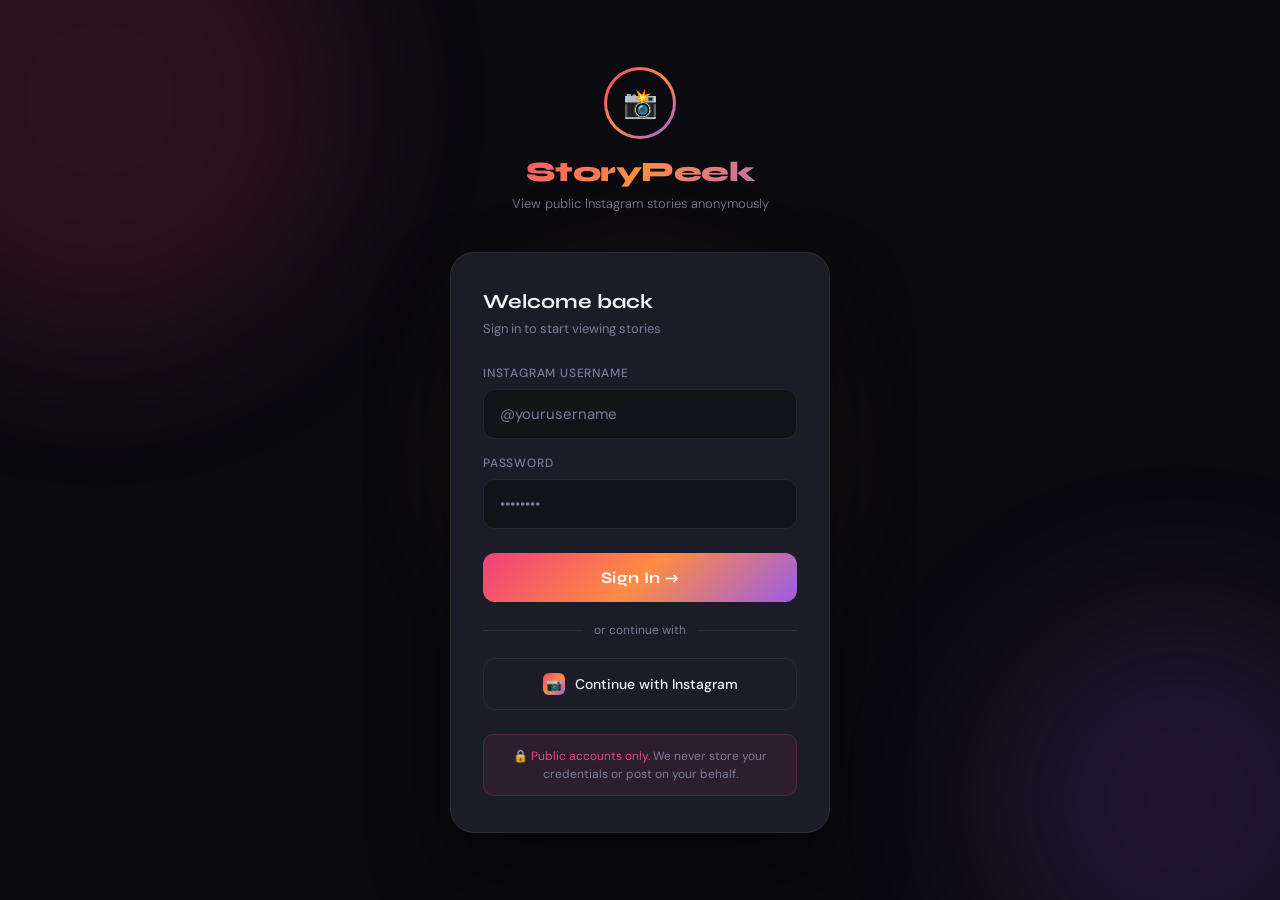
<file: index.html>
<!DOCTYPE html>
<html lang="en">
<head>
  <meta charset="UTF-8" />
  <meta name="viewport" content="width=device-width, initial-scale=1.0"/>
  <title>StoryPeek — Instagram Story Viewer</title>
  <link href="https://fonts.googleapis.com/css2?family=Syne:wght@400;600;700;800&family=DM+Sans:wght@300;400;500&display=swap" rel="stylesheet"/>
  <style>
    *, *::before, *::after { box-sizing: border-box; margin: 0; padding: 0; }

    :root {
      --bg: #0a0a0f;
      --surface: #13131a;
      --card: #1c1c28;
      --border: rgba(255,255,255,0.07);
      --pink: #f0407a;
      --orange: #ff8c42;
      --purple: #9b5de5;
      --text: #f0f0f5;
      --muted: #7a7a9a;
      --grad: linear-gradient(135deg, #f0407a, #ff8c42, #9b5de5);
    }

    body {
      background: var(--bg);
      color: var(--text);
      font-family: 'DM Sans', sans-serif;
      min-height: 100vh;
      display: flex;
      align-items: center;
      justify-content: center;
      overflow: hidden;
      position: relative;
    }

    /* Animated background blobs */
    .bg-blob {
      position: fixed;
      border-radius: 50%;
      filter: blur(80px);
      opacity: 0.15;
      animation: blobFloat 8s ease-in-out infinite;
      pointer-events: none;
    }
    .blob1 { width: 500px; height: 500px; background: var(--pink); top: -150px; left: -150px; animation-delay: 0s; }
    .blob2 { width: 400px; height: 400px; background: var(--purple); bottom: -100px; right: -100px; animation-delay: 3s; }
    .blob3 { width: 300px; height: 300px; background: var(--orange); top: 50%; left: 50%; transform: translate(-50%,-50%); animation-delay: 1.5s; }

    @keyframes blobFloat {
      0%, 100% { transform: scale(1) translate(0,0); }
      50% { transform: scale(1.1) translate(20px, -20px); }
    }

    .login-container {
      position: relative;
      z-index: 10;
      width: 100%;
      max-width: 420px;
      padding: 20px;
      animation: fadeUp 0.8s cubic-bezier(0.16, 1, 0.3, 1) both;
    }

    @keyframes fadeUp {
      from { opacity: 0; transform: translateY(30px); }
      to { opacity: 1; transform: translateY(0); }
    }

    .logo-area {
      text-align: center;
      margin-bottom: 40px;
    }

    .logo-ring {
      width: 72px;
      height: 72px;
      border-radius: 50%;
      background: var(--grad);
      display: flex;
      align-items: center;
      justify-content: center;
      margin: 0 auto 16px;
      padding: 3px;
      animation: spin 4s linear infinite;
    }

    @keyframes spin {
      0% { filter: hue-rotate(0deg); }
      100% { filter: hue-rotate(360deg); }
    }

    .logo-inner {
      width: 100%;
      height: 100%;
      border-radius: 50%;
      background: var(--bg);
      display: flex;
      align-items: center;
      justify-content: center;
      font-size: 28px;
    }

    .logo-area h1 {
      font-family: 'Syne', sans-serif;
      font-size: 28px;
      font-weight: 800;
      background: var(--grad);
      -webkit-background-clip: text;
      -webkit-text-fill-color: transparent;
      background-clip: text;
      letter-spacing: -0.5px;
    }

    .logo-area p {
      font-size: 13px;
      color: var(--muted);
      margin-top: 6px;
      font-weight: 300;
    }

    .card {
      background: var(--card);
      border: 1px solid var(--border);
      border-radius: 24px;
      padding: 36px 32px;
      backdrop-filter: blur(20px);
      box-shadow: 0 40px 80px rgba(0,0,0,0.4);
    }

    .card h2 {
      font-family: 'Syne', sans-serif;
      font-size: 20px;
      font-weight: 700;
      margin-bottom: 6px;
    }

    .card .subtitle {
      font-size: 13px;
      color: var(--muted);
      margin-bottom: 28px;
    }

    .form-group {
      margin-bottom: 16px;
    }

    .form-group label {
      display: block;
      font-size: 12px;
      font-weight: 500;
      color: var(--muted);
      text-transform: uppercase;
      letter-spacing: 0.8px;
      margin-bottom: 8px;
    }

    .form-group input {
      width: 100%;
      padding: 14px 16px;
      background: var(--surface);
      border: 1px solid var(--border);
      border-radius: 12px;
      color: var(--text);
      font-family: 'DM Sans', sans-serif;
      font-size: 15px;
      outline: none;
      transition: border-color 0.2s, box-shadow 0.2s;
    }

    .form-group input:focus {
      border-color: var(--pink);
      box-shadow: 0 0 0 3px rgba(240,64,122,0.15);
    }

    .form-group input::placeholder { color: var(--muted); }

    .btn-login {
      width: 100%;
      padding: 15px;
      background: var(--grad);
      border: none;
      border-radius: 12px;
      color: white;
      font-family: 'Syne', sans-serif;
      font-size: 16px;
      font-weight: 700;
      cursor: pointer;
      margin-top: 8px;
      transition: opacity 0.2s, transform 0.1s;
      letter-spacing: 0.3px;
    }

    .btn-login:hover { opacity: 0.9; transform: translateY(-1px); }
    .btn-login:active { transform: translateY(0); }

    .divider {
      display: flex;
      align-items: center;
      gap: 12px;
      margin: 20px 0;
      color: var(--muted);
      font-size: 12px;
    }
    .divider::before, .divider::after {
      content: '';
      flex: 1;
      height: 1px;
      background: var(--border);
    }

    .btn-oauth {
      width: 100%;
      padding: 14px;
      background: transparent;
      border: 1px solid var(--border);
      border-radius: 12px;
      color: var(--text);
      font-family: 'DM Sans', sans-serif;
      font-size: 14px;
      font-weight: 500;
      cursor: pointer;
      display: flex;
      align-items: center;
      justify-content: center;
      gap: 10px;
      transition: background 0.2s, border-color 0.2s;
    }

    .btn-oauth:hover {
      background: var(--surface);
      border-color: rgba(255,255,255,0.15);
    }

    .insta-icon {
      width: 22px;
      height: 22px;
      background: var(--grad);
      border-radius: 6px;
      display: flex;
      align-items: center;
      justify-content: center;
      font-size: 13px;
    }

    .notice {
      margin-top: 24px;
      padding: 12px 16px;
      background: rgba(240,64,122,0.08);
      border: 1px solid rgba(240,64,122,0.2);
      border-radius: 10px;
      font-size: 12px;
      color: var(--muted);
      line-height: 1.5;
      text-align: center;
    }

    .notice span { color: var(--pink); }

    .error-msg {
      background: rgba(240,64,122,0.1);
      border: 1px solid rgba(240,64,122,0.3);
      border-radius: 10px;
      padding: 10px 14px;
      font-size: 13px;
      color: #ff6b9d;
      margin-bottom: 16px;
      display: none;
    }
  </style>
</head>
<body>
  <div class="bg-blob blob1"></div>
  <div class="bg-blob blob2"></div>
  <div class="bg-blob blob3"></div>

  <div class="login-container">
    <div class="logo-area">
      <div class="logo-ring">
        <div class="logo-inner">📸</div>
      </div>
      <h1>StoryPeek</h1>
      <p>View public Instagram stories anonymously</p>
    </div>

    <div class="card">
      <h2>Welcome back</h2>
      <p class="subtitle">Sign in to start viewing stories</p>

      <div class="error-msg" id="errorMsg">❌ Please enter a valid username and password.</div>

      <div class="form-group">
        <label>Instagram Username</label>
        <input type="text" id="username" placeholder="@yourusername" autocomplete="username"/>
      </div>

      <div class="form-group">
        <label>Password</label>
        <input type="password" id="password" placeholder="••••••••" autocomplete="current-password"/>
      </div>

      <button class="btn-login" onclick="handleLogin()">Sign In →</button>

      <div class="divider">or continue with</div>

      <button class="btn-oauth" onclick="handleOAuth()">
        <div class="insta-icon">📷</div>
        Continue with Instagram
      </button>

      <div class="notice">
        🔒 <span>Public accounts only.</span> We never store your credentials or post on your behalf.
      </div>
    </div>
  </div>

  <script>
    // Check if already logged in
    if (sessionStorage.getItem('sp_user')) {
      window.location.href = 'dashboard.html';
    }

    function handleLogin() {
      const username = document.getElementById('username').value.trim();
      const password = document.getElementById('password').value.trim();
      const err = document.getElementById('errorMsg');

      if (!username || !password) {
        err.style.display = 'block';
        err.textContent = '❌ Please enter your username and password.';
        return;
      }

      if (password.length < 6) {
        err.style.display = 'block';
        err.textContent = '❌ Password must be at least 6 characters.';
        return;
      }

      err.style.display = 'none';

      // Save session (demo mode - in production use real OAuth)
      const cleanUsername = username.replace('@', '');
      sessionStorage.setItem('sp_user', cleanUsername);
      sessionStorage.setItem('sp_avatar', `https://ui-avatars.com/api/?name=${cleanUsername}&background=f0407a&color=fff&bold=true&size=128`);

      window.location.href = 'dashboard.html';
    }

    function handleOAuth() {
      // In production, redirect to Instagram OAuth
      // window.location.href = 'https://api.instagram.com/oauth/authorize?...'
      alert('⚠️ Instagram OAuth requires a registered app on Meta Developers.\n\nFor now, use the username/password form above to demo the app.\n\nVisit: developers.facebook.com to register your app.');
    }

    // Allow Enter key to login
    document.addEventListener('keydown', (e) => {
      if (e.key === 'Enter') handleLogin();
    });
  </script>
</body>
</html>
</file>
